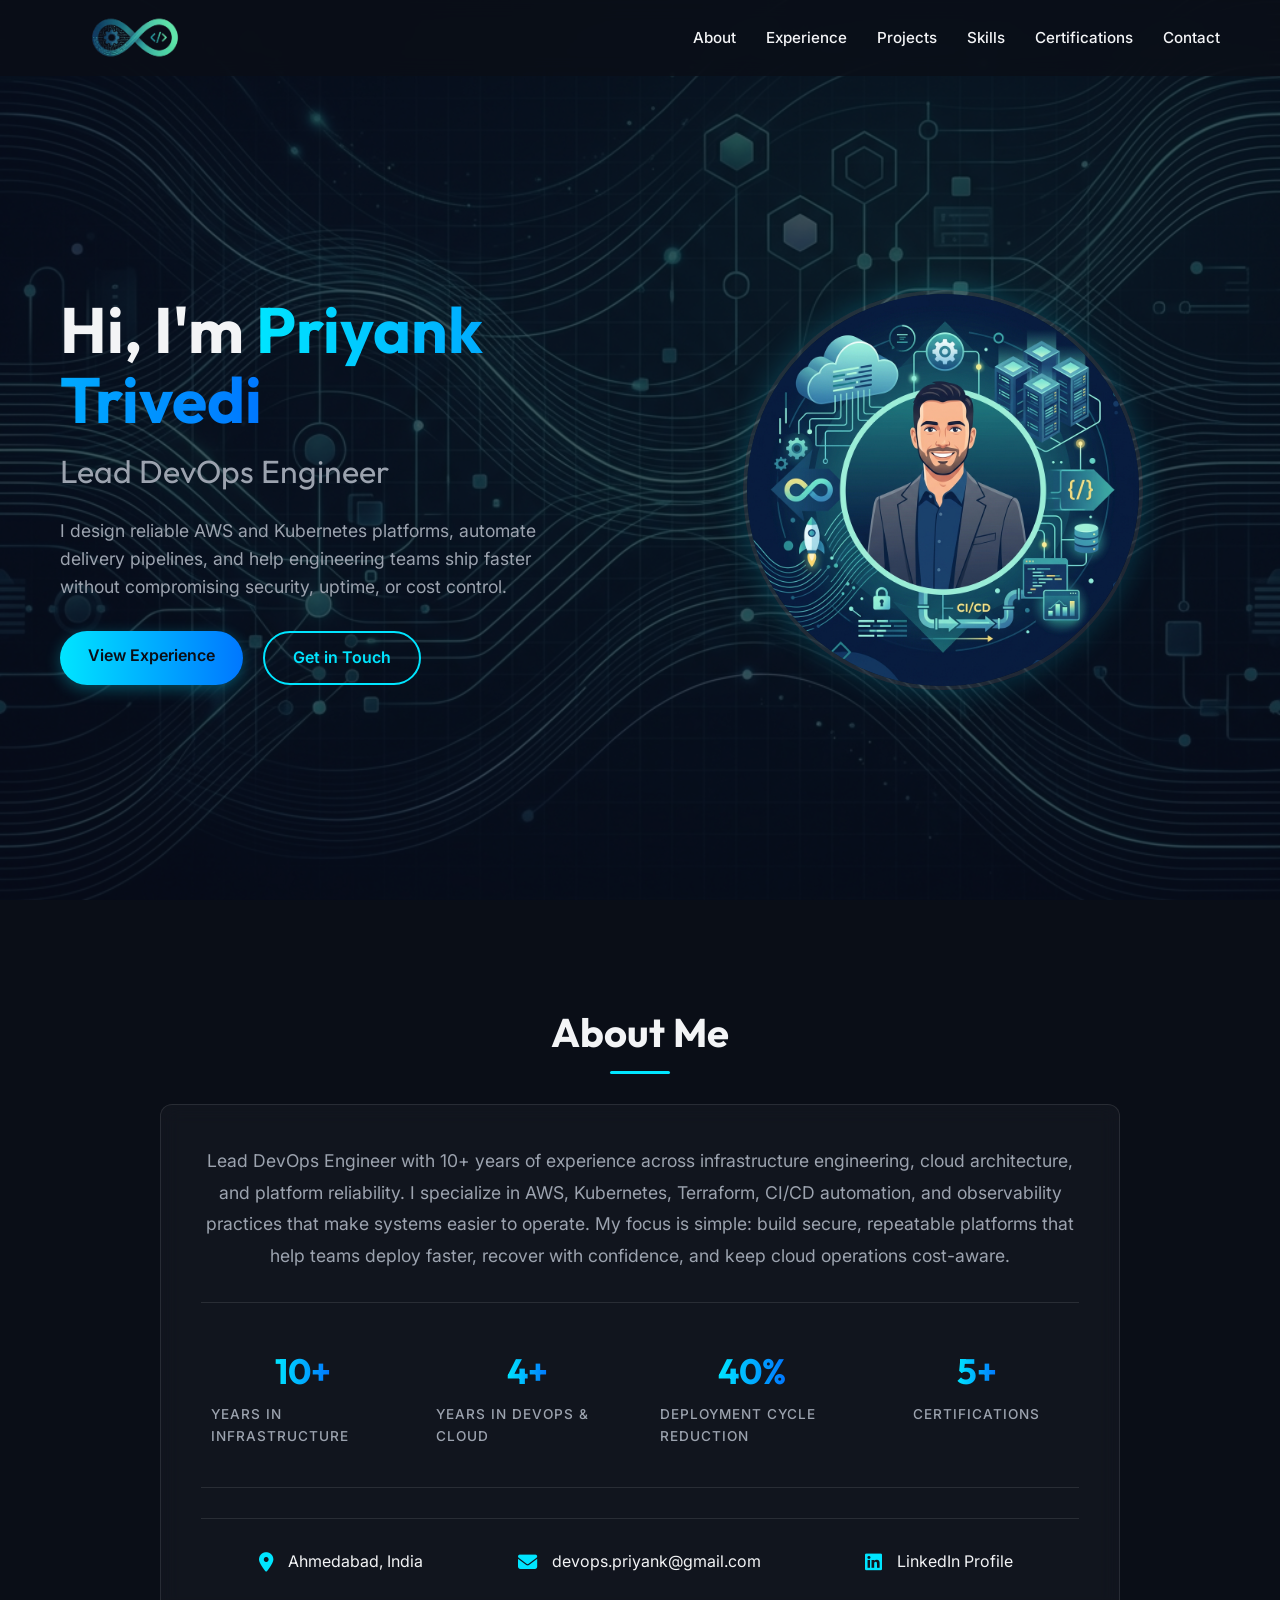
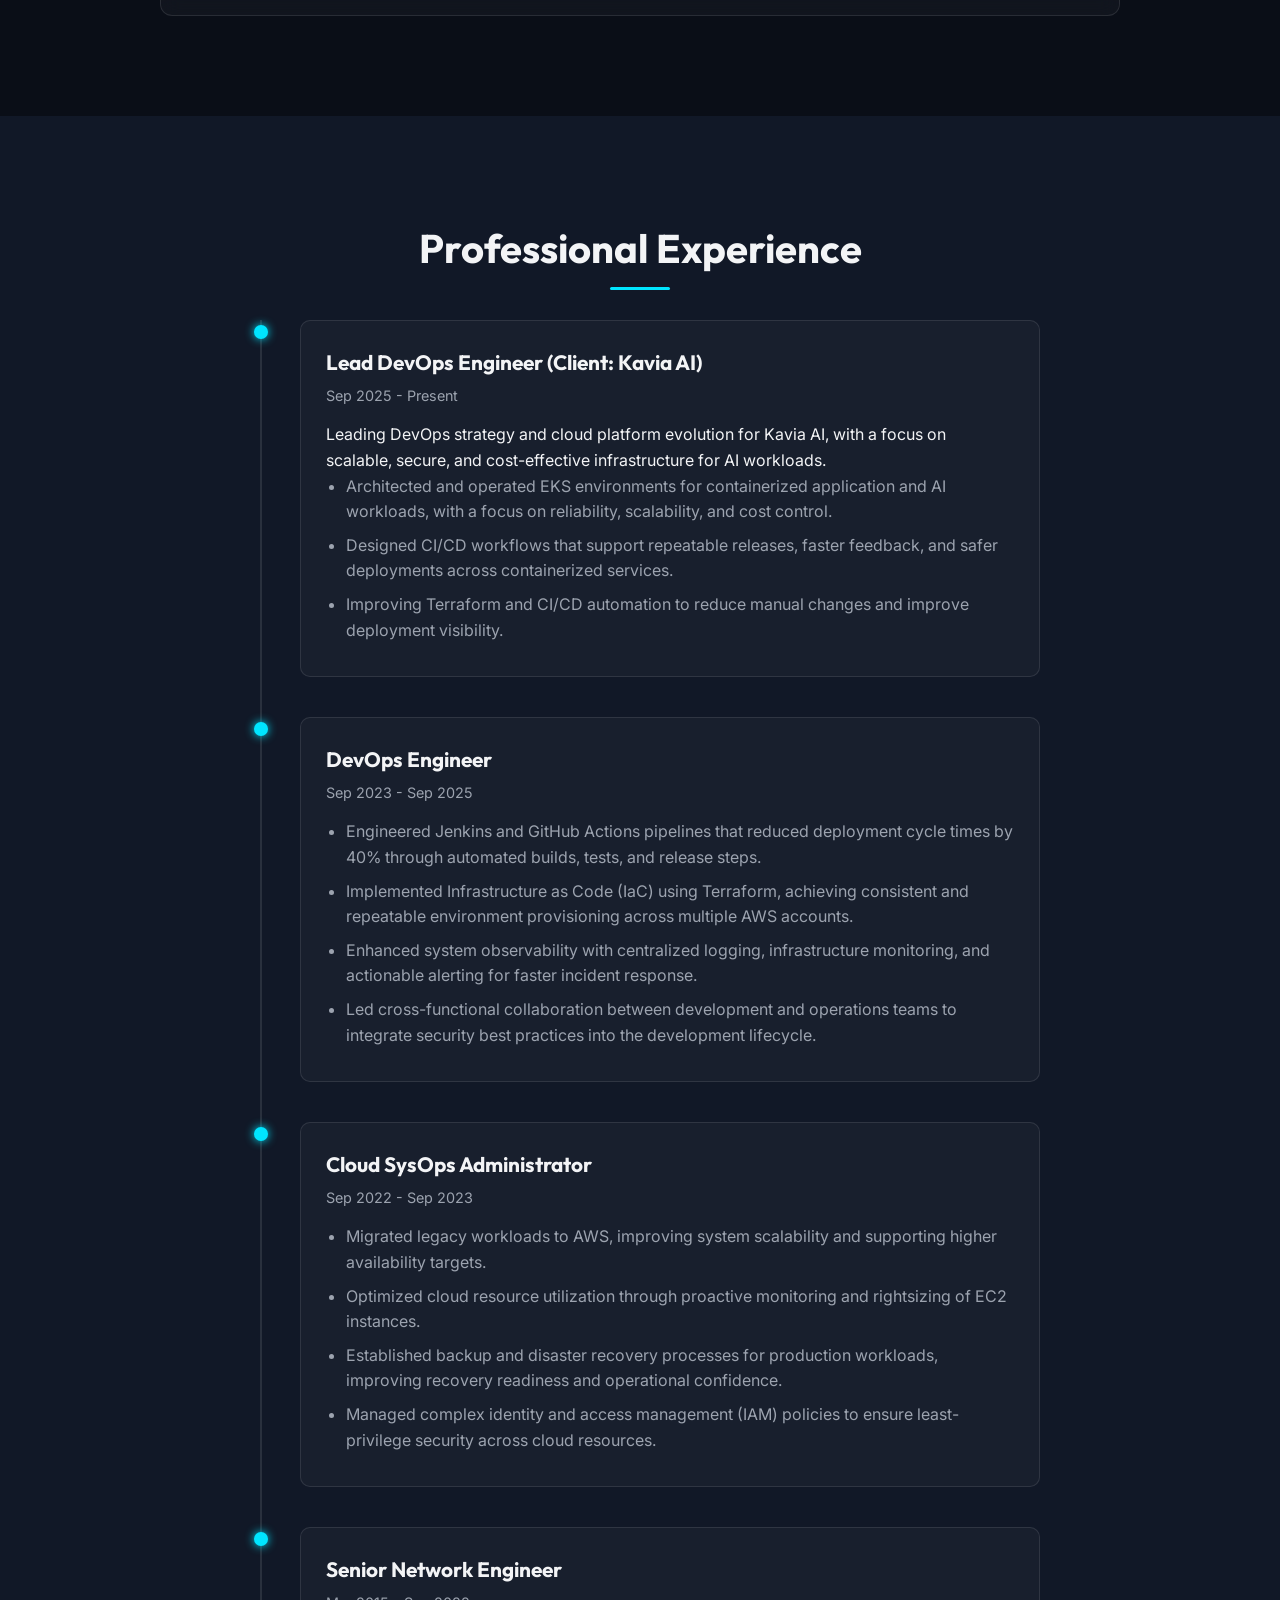
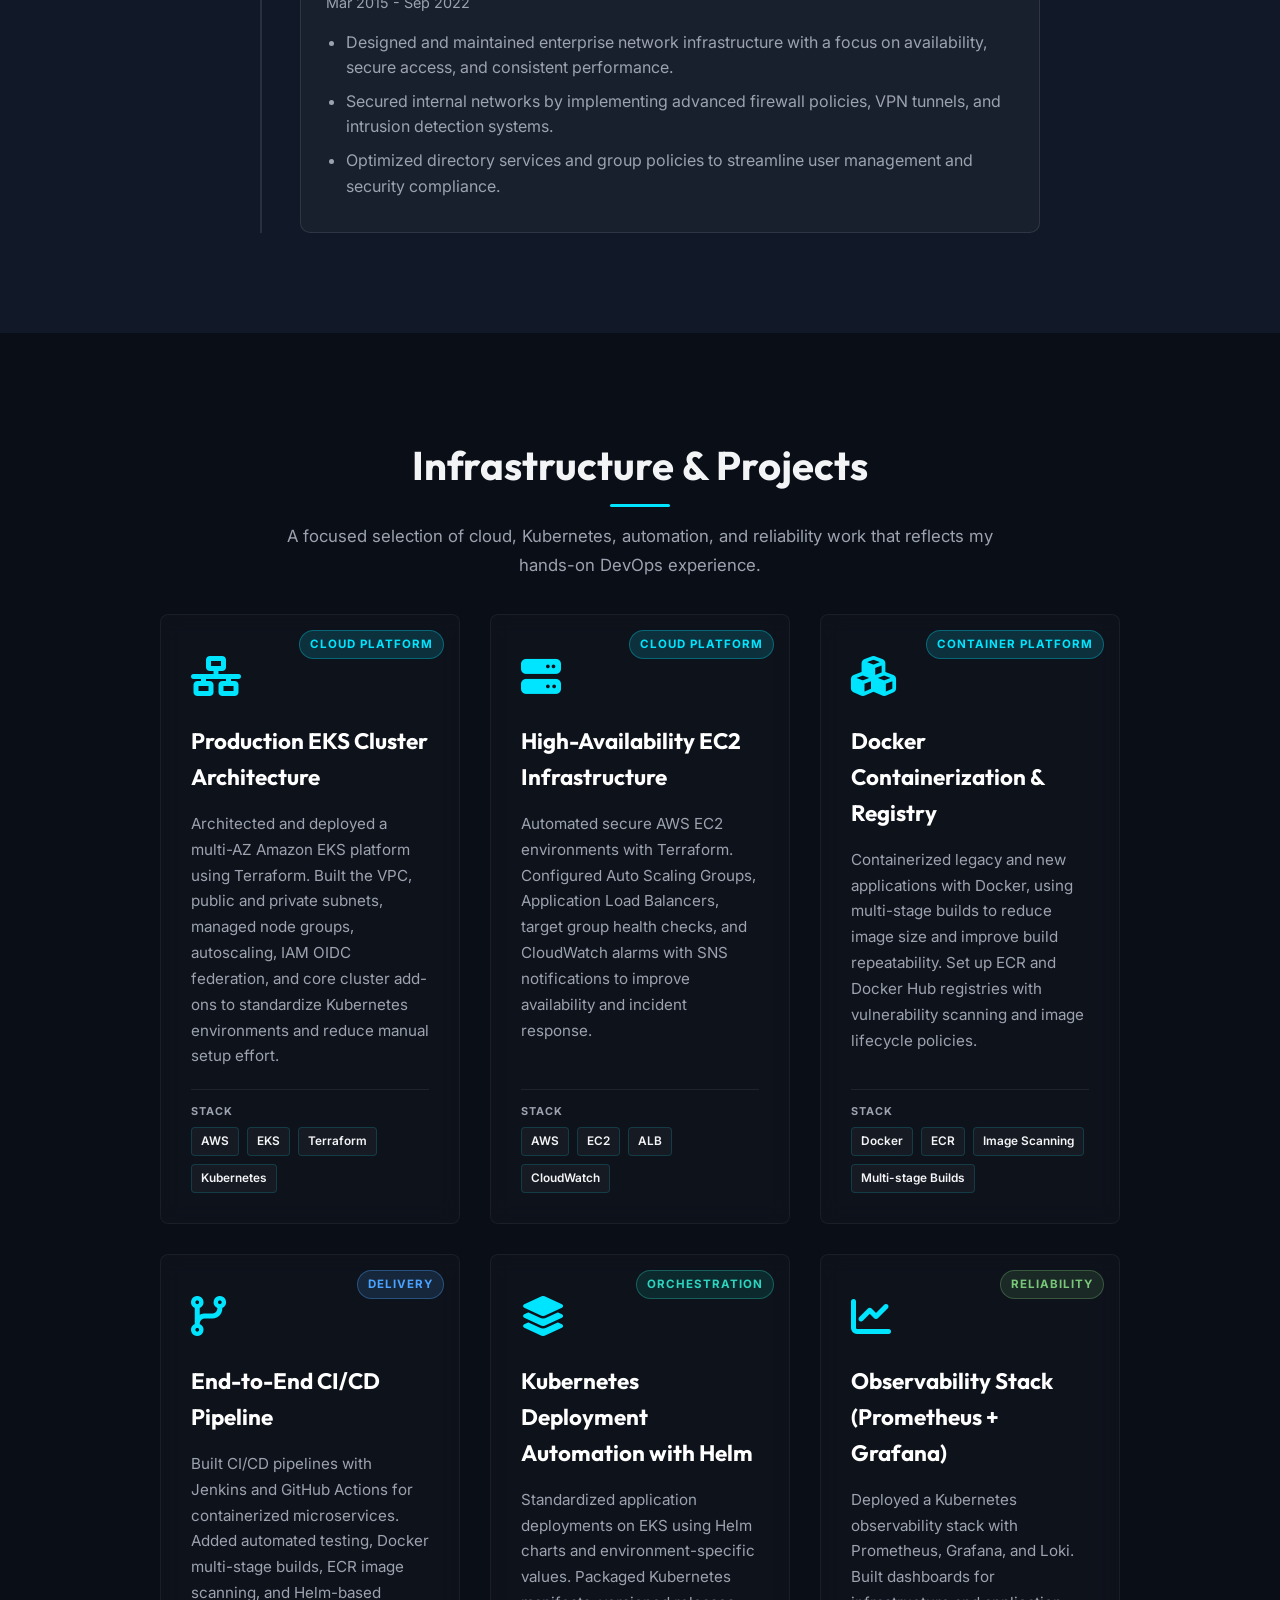
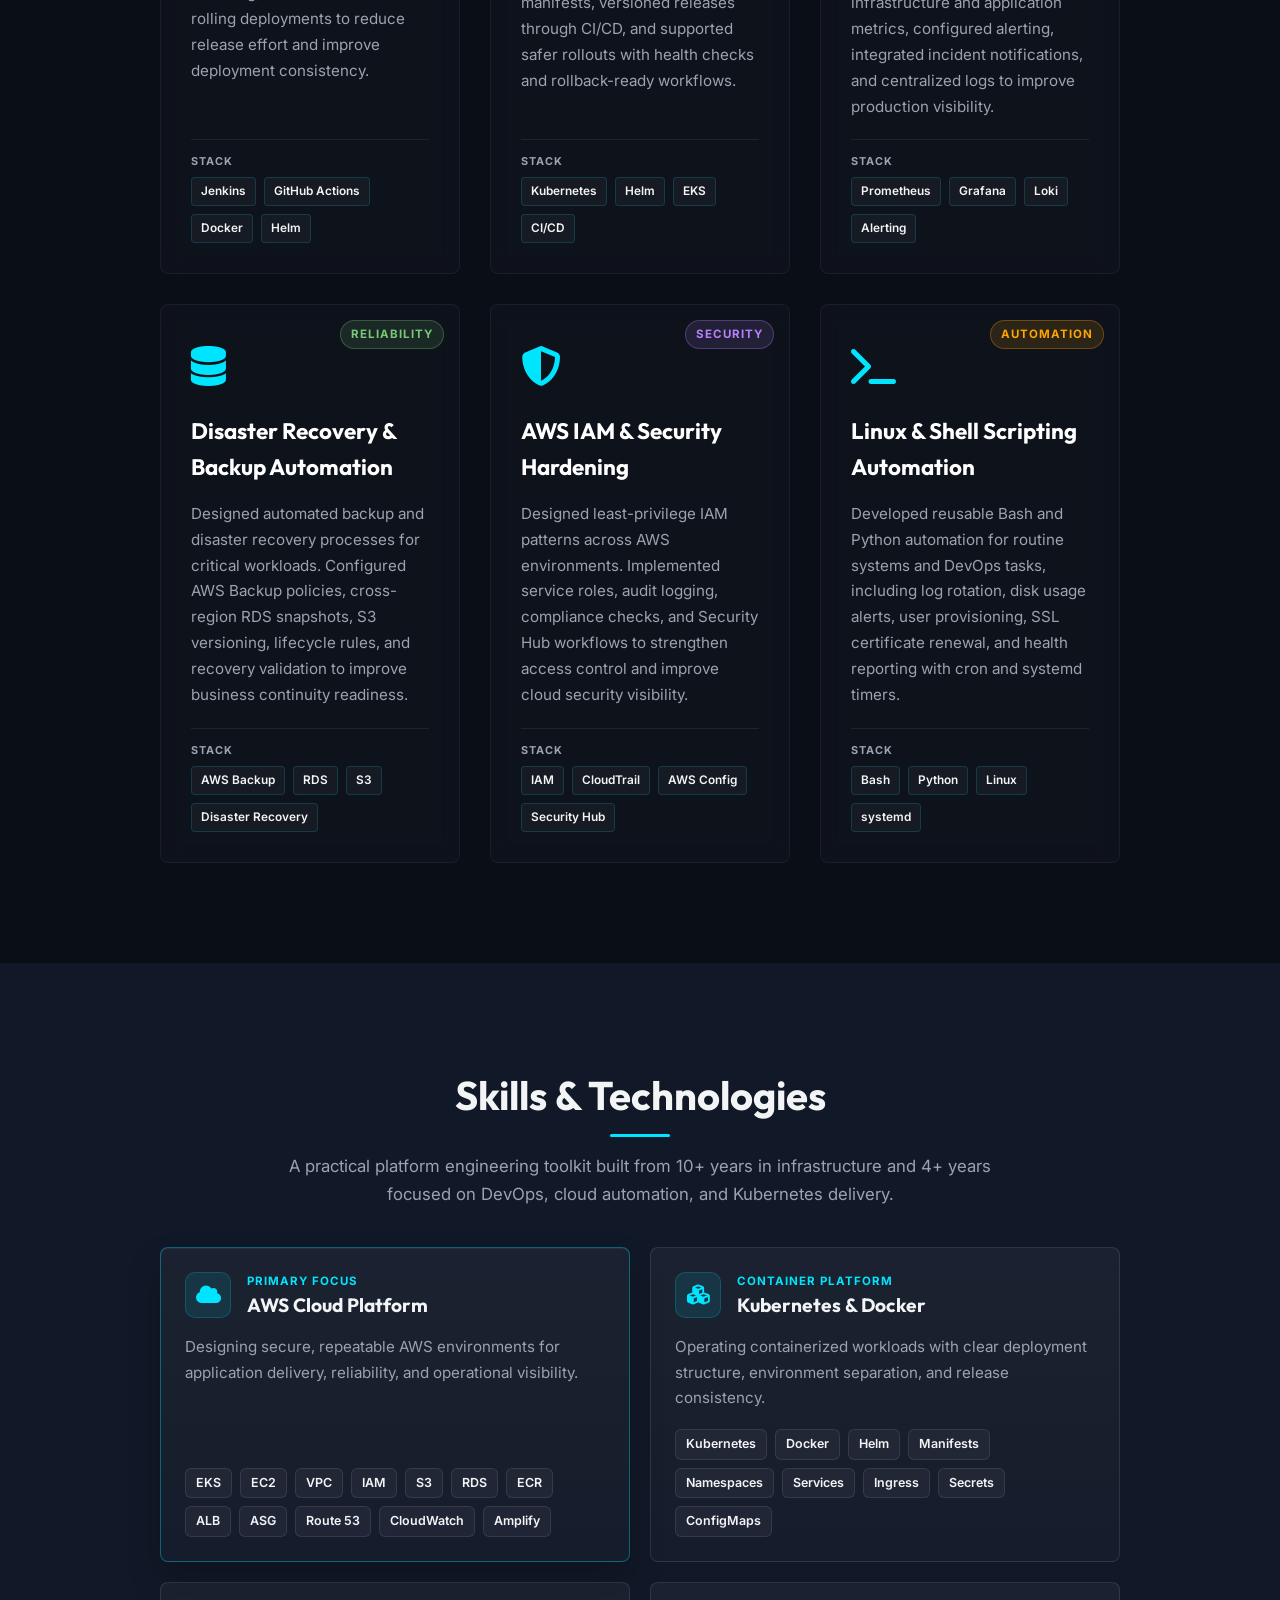
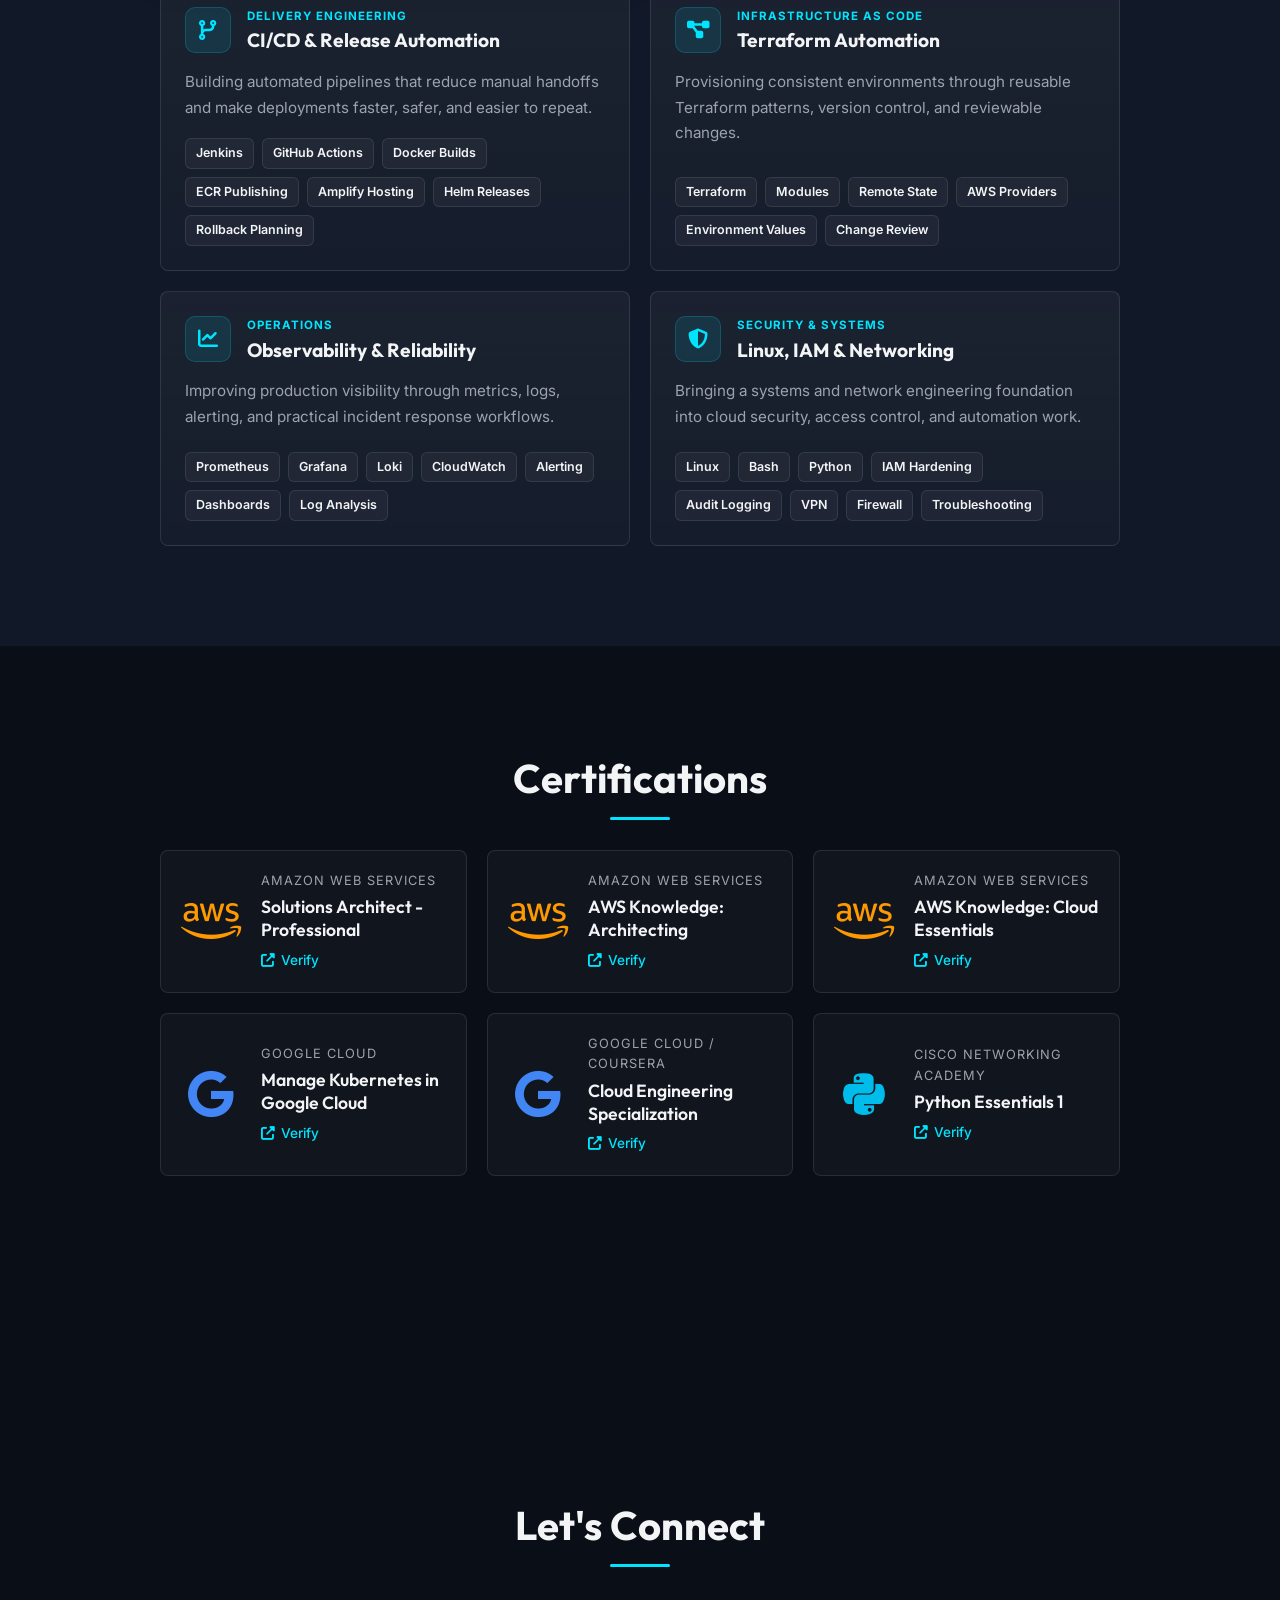
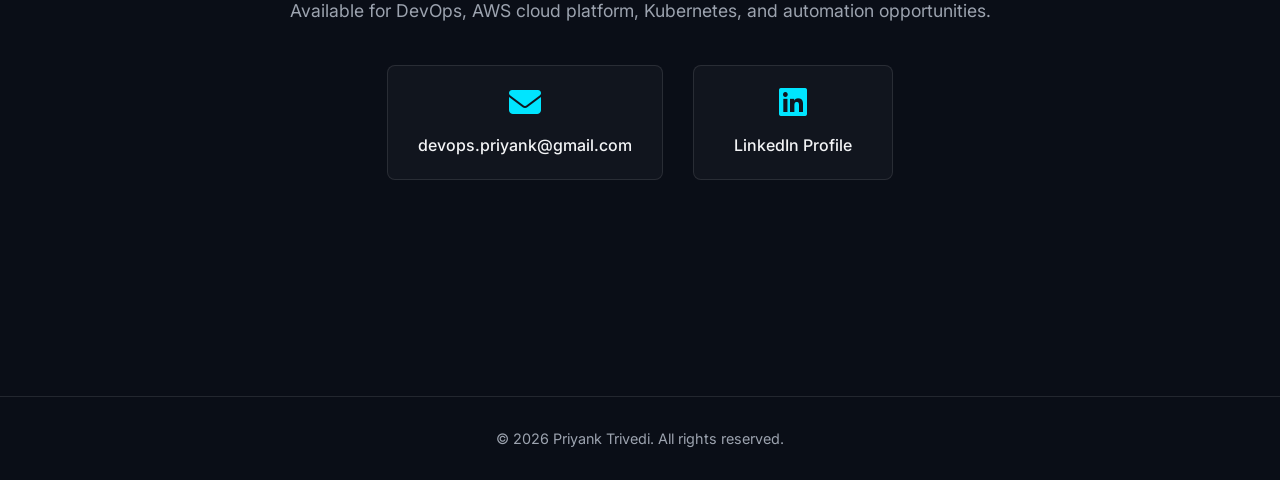
<file: index.html>
<!DOCTYPE html>
<html lang="en">

<head>
    <meta charset="UTF-8">
    <meta name="viewport" content="width=device-width, initial-scale=1.0">
    <title>Priyank Trivedi | Lead DevOps Engineer | DevOps in Ahmedabad</title>
    <meta name="description"
        content="Portfolio of Priyank Trivedi, Lead DevOps Engineer in Ahmedabad specializing in AWS, Kubernetes, Terraform, CI/CD, observability, and cloud reliability.">
    <meta name="keywords" content="Priyank Trivedi, DevOps in Ahmedabad, Lead DevOps Engineer, AWS, Kubernetes, Terraform, CI/CD, India">
    <meta property="og:title" content="Priyank Trivedi | Lead DevOps Engineer | DevOps in Ahmedabad">
    <meta property="og:description" content="Portfolio of Priyank Trivedi, Lead DevOps Engineer based in Ahmedabad specializing in AWS, Kubernetes, Terraform, CI/CD, observability, and cloud reliability.">
    <meta property="og:type" content="website">
    <meta property="og:url" content="https://erpriyanktrivedi.github.io/">
    <link rel="stylesheet" href="styles.css">
    <link rel="preconnect" href="https://fonts.googleapis.com">
    <link rel="preconnect" href="https://fonts.gstatic.com" crossorigin>
    <link
        href="https://fonts.googleapis.com/css2?family=Inter:wght@300;400;600;700&family=Outfit:wght@400;700&display=swap"
        rel="stylesheet">
    <link rel="stylesheet" href="https://cdnjs.cloudflare.com/ajax/libs/font-awesome/6.4.0/css/all.min.css">
    <link rel="icon" type="image/svg+xml" href="assets/images/favicon.svg">
</head>

<body>
    <nav id="navbar">
        <div class="nav-content">
            <a href="/" class="logo" data-home-link aria-label="Priyank Trivedi portfolio home"><img
                    src="assets/images/DevOps_logo.png" alt="DevOps Logo"></a>
            <ul class="nav-links">
                <li><a href="#about">About</a></li>
                <li><a href="#experience">Experience</a></li>
                <li><a href="#projects">Projects</a></li>
                <li><a href="#skills">Skills</a></li>
                <li><a href="#certifications">Certifications</a></li>
                <li><a href="#contact">Contact</a></li>
            </ul>
        </div>
    </nav>

    <header id="priyank">
        <div class="hero-bg" style="background-image: url('assets/images/hero-bg.png');"></div>
        <div class="hero-content">
            <div class="hero-text">
                <h1>Hi, I'm <span class="highlight">Priyank Trivedi</span></h1>
                <h2>Lead DevOps Engineer</h2>
                <p>I design reliable AWS and Kubernetes platforms, automate delivery pipelines, and help engineering
                    teams ship faster without compromising security, uptime, or cost control.</p>
                <div class="hero-buttons">
                    <a href="#experience" class="btn btn-primary">View Experience</a>
                    <a href="#contact" class="btn btn-secondary">Get in Touch</a>
                </div>
            </div>
            <div class="hero-image">
                <img src="assets/images/profile.png" alt="Priyank Trivedi" class="profile-img">
            </div>
        </div>
    </header>

    <section id="about" class="section">
        <div class="container">
            <h2 class="section-title">About Me</h2>
            <div class="about-content">
                <p class="about-text">Lead DevOps Engineer with 10+ years of experience across infrastructure
                    engineering, cloud architecture, and platform reliability. I specialize in AWS, Kubernetes,
                    Terraform, CI/CD automation, and observability practices that make systems easier to operate. My
                    focus is simple: build secure, repeatable platforms that help teams deploy faster, recover with
                    confidence, and keep cloud operations cost-aware.</p>
                <div class="about-stats">
                    <div class="stat-item">
                        <span class="stat-number">10+</span>
                        <span class="stat-label">Years in Infrastructure</span>
                    </div>
                    <div class="stat-item">
                        <span class="stat-number">4+</span>
                        <span class="stat-label">Years in DevOps & Cloud</span>
                    </div>
                    <div class="stat-item">
                        <span class="stat-number">40%</span>
                        <span class="stat-label">Deployment Cycle Reduction</span>
                    </div>
                    <div class="stat-item">
                        <span class="stat-number">5+</span>
                        <span class="stat-label">Certifications</span>
                    </div>
                </div>
                <div class="quick-info">
                    <div class="info-item">
                        <i class="fas fa-map-marker-alt"></i>
                        <span>Ahmedabad, India</span>
                    </div>
                    <div class="info-item">
                        <i class="fas fa-envelope"></i>
                        <a href="mailto:devops.priyank@gmail.com">devops.priyank@gmail.com</a>
                    </div>
                    <div class="info-item">
                        <i class="fab fa-linkedin"></i>
                        <a href="https://www.linkedin.com/in/erpriyanktrivedi" target="_blank"
                            rel="noopener noreferrer">LinkedIn Profile</a>
                    </div>
                </div>
            </div>
        </div>
    </section>

    <section id="experience" class="section bg-dark">
        <div class="container">
            <h2 class="section-title">Professional Experience</h2>
            <div class="timeline">
                <div class="timeline-item">
                    <div class="timeline-dot"></div>
                    <div class="timeline-content">
                        <h3>Lead DevOps Engineer <span class="role-type">(Client: Kavia AI)</span></h3>
                        <p class="date">Sep 2025 - Present</p>
                        <p>Leading DevOps strategy and cloud platform evolution for Kavia AI, with a focus on scalable,
                            secure, and cost-effective infrastructure for AI workloads.</p>
                        <ul>
                            <li>Architected and operated EKS environments for containerized application and AI
                                workloads, with a focus on reliability, scalability, and cost control.</li>
                            <li>Designed CI/CD workflows that support repeatable releases, faster feedback, and safer
                                deployments across containerized services.</li>
                            <li>Improving Terraform and CI/CD automation to reduce manual changes and improve
                                deployment visibility.</li>
                        </ul>
                    </div>
                </div>
                <div class="timeline-item">
                    <div class="timeline-dot"></div>
                    <div class="timeline-content">
                        <h3>DevOps Engineer</h3>
                        <p class="date">Sep 2023 - Sep 2025</p>
                        <ul>
                            <li>Engineered Jenkins and GitHub Actions pipelines that reduced deployment cycle times by
                                40% through automated builds, tests, and release steps.</li>
                            <li>Implemented Infrastructure as Code (IaC) using Terraform, achieving consistent and
                                repeatable environment provisioning across multiple AWS accounts.</li>
                            <li>Enhanced system observability with centralized logging, infrastructure monitoring, and
                                actionable alerting for faster incident response.</li>
                            <li>Led cross-functional collaboration between development and operations teams to integrate
                                security best practices into the development lifecycle.</li>
                        </ul>
                    </div>
                </div>
                <div class="timeline-item">
                    <div class="timeline-dot"></div>
                    <div class="timeline-content">
                        <h3>Cloud SysOps Administrator</h3>
                        <p class="date">Sep 2022 - Sep 2023</p>
                        <ul>
                            <li>Migrated legacy workloads to AWS, improving system scalability and supporting higher
                                availability targets.</li>
                            <li>Optimized cloud resource utilization through proactive monitoring and rightsizing of EC2
                                instances.</li>
                            <li>Established backup and disaster recovery processes for production workloads, improving
                                recovery readiness and operational confidence.</li>
                            <li>Managed complex identity and access management (IAM) policies to ensure least-privilege
                                security across cloud resources.</li>
                        </ul>
                    </div>
                </div>
                <div class="timeline-item">
                    <div class="timeline-dot"></div>
                    <div class="timeline-content">
                        <h3>Senior Network Engineer</h3>
                        <p class="date">Mar 2015 - Sep 2022</p>
                        <ul>
                            <li>Designed and maintained enterprise network infrastructure with a focus on availability,
                                secure access, and consistent performance.</li>
                            <li>Secured internal networks by implementing advanced firewall policies, VPN tunnels, and
                                intrusion detection systems.</li>
                            <li>Optimized directory services and group policies to streamline user management and
                                security compliance.</li>
                        </ul>
                    </div>
                </div>
            </div>
        </div>
    </section>

    <section id="projects" class="section">
        <div class="container">
            <h2 class="section-title">Infrastructure & Projects</h2>
            <p class="projects-intro">A focused selection of cloud, Kubernetes, automation, and reliability work that
                reflects my hands-on DevOps experience.</p>
            <div class="projects-grid">

                <!-- Cloud and platform projects -->
                <div class="project-card">
                    <div class="project-badge project-badge--platform">Cloud Platform</div>
                    <div class="project-icon"><i class="fas fa-network-wired"></i></div>
                    <div class="project-content">
                        <h3>Production EKS Cluster Architecture</h3>
                        <p>Architected and deployed a multi-AZ Amazon EKS platform using Terraform. Built the VPC,
                            public and private subnets, managed node groups, autoscaling, IAM OIDC federation, and core
                            cluster add-ons to standardize Kubernetes environments and reduce manual setup effort.</p>
                        <div class="project-tags">
                            <span>AWS</span><span>EKS</span><span>Terraform</span><span>Kubernetes</span>
                        </div>
                    </div>
                </div>

                <div class="project-card">
                    <div class="project-badge project-badge--platform">Cloud Platform</div>
                    <div class="project-icon"><i class="fas fa-server"></i></div>
                    <div class="project-content">
                        <h3>High-Availability EC2 Infrastructure</h3>
                        <p>Automated secure AWS EC2 environments with Terraform. Configured Auto Scaling Groups,
                            Application Load Balancers, target group health checks, and CloudWatch alarms with SNS
                            notifications to improve availability and incident response.</p>
                        <div class="project-tags">
                            <span>AWS</span><span>EC2</span><span>ALB</span><span>CloudWatch</span>
                        </div>
                    </div>
                </div>

                <div class="project-card">
                    <div class="project-badge project-badge--platform">Container Platform</div>
                    <div class="project-icon"><i class="fas fa-cubes"></i></div>
                    <div class="project-content">
                        <h3>Docker Containerization & Registry</h3>
                        <p>Containerized legacy and new applications with Docker, using multi-stage builds to reduce
                            image size and improve build repeatability. Set up ECR and Docker Hub registries with
                            vulnerability scanning and image lifecycle policies.</p>
                        <div class="project-tags">
                            <span>Docker</span><span>ECR</span><span>Image Scanning</span><span>Multi-stage
                                Builds</span>
                        </div>
                    </div>
                </div>

                <!-- Delivery projects -->
                <div class="project-card">
                    <div class="project-badge project-badge--delivery">Delivery</div>
                    <div class="project-icon"><i class="fas fa-code-branch"></i></div>
                    <div class="project-content">
                        <h3>End-to-End CI/CD Pipeline</h3>
                        <p>Built CI/CD pipelines with Jenkins and GitHub Actions for containerized microservices. Added
                            automated testing, Docker multi-stage builds, ECR image scanning, and Helm-based rolling
                            deployments to reduce release effort and improve deployment consistency.</p>
                        <div class="project-tags">
                            <span>Jenkins</span><span>GitHub Actions</span><span>Docker</span><span>Helm</span>
                        </div>
                    </div>
                </div>

                <div class="project-card">
                    <div class="project-badge project-badge--orchestration">Orchestration</div>
                    <div class="project-icon"><i class="fas fa-layer-group"></i></div>
                    <div class="project-content">
                        <h3>Kubernetes Deployment Automation with Helm</h3>
                        <p>Standardized application deployments on EKS using Helm charts and environment-specific
                            values. Packaged Kubernetes manifests, versioned releases through CI/CD, and supported safer
                            rollouts with health checks and rollback-ready workflows.</p>
                        <div class="project-tags">
                            <span>Kubernetes</span><span>Helm</span><span>EKS</span><span>CI/CD</span>
                        </div>
                    </div>
                </div>

                <!-- Reliability and security projects -->
                <div class="project-card">
                    <div class="project-badge project-badge--reliability">Reliability</div>
                    <div class="project-icon"><i class="fas fa-chart-line"></i></div>
                    <div class="project-content">
                        <h3>Observability Stack (Prometheus + Grafana)</h3>
                        <p>Deployed a Kubernetes observability stack with Prometheus, Grafana, and Loki. Built
                            dashboards for infrastructure and application metrics, configured alerting, integrated
                            incident notifications, and centralized logs to improve production visibility.</p>
                        <div class="project-tags">
                            <span>Prometheus</span><span>Grafana</span><span>Loki</span><span>Alerting</span>
                        </div>
                    </div>
                </div>

                <div class="project-card">
                    <div class="project-badge project-badge--reliability">Reliability</div>
                    <div class="project-icon"><i class="fas fa-database"></i></div>
                    <div class="project-content">
                        <h3>Disaster Recovery & Backup Automation</h3>
                        <p>Designed automated backup and disaster recovery processes for critical workloads. Configured
                            AWS Backup policies, cross-region RDS snapshots, S3 versioning, lifecycle rules, and
                            recovery validation to improve business continuity readiness.</p>
                        <div class="project-tags">
                            <span>AWS Backup</span><span>RDS</span><span>S3</span><span>Disaster Recovery</span>
                        </div>
                    </div>
                </div>

                <div class="project-card">
                    <div class="project-badge project-badge--security">Security</div>
                    <div class="project-icon"><i class="fas fa-shield-alt"></i></div>
                    <div class="project-content">
                        <h3>AWS IAM & Security Hardening</h3>
                        <p>Designed least-privilege IAM patterns across AWS environments. Implemented service roles,
                            audit logging, compliance checks, and Security Hub workflows to strengthen access control
                            and improve cloud security visibility.</p>
                        <div class="project-tags">
                            <span>IAM</span><span>CloudTrail</span><span>AWS Config</span><span>Security Hub</span>
                        </div>
                    </div>
                </div>

                <!-- Automation projects -->
                <div class="project-card">
                    <div class="project-badge project-badge--automation">Automation</div>
                    <div class="project-icon"><i class="fas fa-terminal"></i></div>
                    <div class="project-content">
                        <h3>Linux & Shell Scripting Automation</h3>
                        <p>Developed reusable Bash and Python automation for routine systems and DevOps tasks, including
                            log rotation, disk usage alerts, user provisioning, SSL certificate renewal, and health
                            reporting with cron and systemd timers.</p>
                        <div class="project-tags">
                            <span>Bash</span><span>Python</span><span>Linux</span><span>systemd</span>
                        </div>
                    </div>
                </div>

            </div>
        </div>
    </section>

    <section id="skills" class="section bg-dark">
        <div class="container">
            <h2 class="section-title">Skills & Technologies</h2>
            <p class="skills-intro">A practical platform engineering toolkit built from 10+ years in infrastructure and
                4+ years focused on DevOps, cloud automation, and Kubernetes delivery.</p>
            <div class="skills-matrix">
                <div class="skill-domain skill-domain--primary">
                    <div class="skill-domain-heading">
                        <i class="fas fa-cloud"></i>
                        <div>
                            <span>Primary Focus</span>
                            <h3>AWS Cloud Platform</h3>
                        </div>
                    </div>
                    <p>Designing secure, repeatable AWS environments for application delivery, reliability, and
                        operational visibility.</p>
                    <div class="skill-stack">
                        <span>EKS</span><span>EC2</span><span>VPC</span><span>IAM</span><span>S3</span><span>RDS</span><span>ECR</span><span>ALB</span><span>ASG</span><span>Route
                            53</span><span>CloudWatch</span><span>Amplify</span>
                    </div>
                </div>

                <div class="skill-domain">
                    <div class="skill-domain-heading">
                        <i class="fas fa-cubes"></i>
                        <div>
                            <span>Container Platform</span>
                            <h3>Kubernetes & Docker</h3>
                        </div>
                    </div>
                    <p>Operating containerized workloads with clear deployment structure, environment separation, and
                        release consistency.</p>
                    <div class="skill-stack">
                        <span>Kubernetes</span><span>Docker</span><span>Helm</span><span>Manifests</span><span>Namespaces</span><span>Services</span><span>Ingress</span><span>Secrets</span><span>ConfigMaps</span>
                    </div>
                </div>

                <div class="skill-domain">
                    <div class="skill-domain-heading">
                        <i class="fas fa-code-branch"></i>
                        <div>
                            <span>Delivery Engineering</span>
                            <h3>CI/CD & Release Automation</h3>
                        </div>
                    </div>
                    <p>Building automated pipelines that reduce manual handoffs and make deployments faster, safer, and
                        easier to repeat.</p>
                    <div class="skill-stack">
                        <span>Jenkins</span><span>GitHub Actions</span><span>Docker Builds</span><span>ECR
                            Publishing</span><span>Amplify Hosting</span><span>Helm Releases</span><span>Rollback
                            Planning</span>
                    </div>
                </div>

                <div class="skill-domain">
                    <div class="skill-domain-heading">
                        <i class="fas fa-diagram-project"></i>
                        <div>
                            <span>Infrastructure as Code</span>
                            <h3>Terraform Automation</h3>
                        </div>
                    </div>
                    <p>Provisioning consistent environments through reusable Terraform patterns, version control, and
                        reviewable changes.</p>
                    <div class="skill-stack">
                        <span>Terraform</span><span>Modules</span><span>Remote State</span><span>AWS
                            Providers</span><span>Environment Values</span><span>Change Review</span>
                    </div>
                </div>

                <div class="skill-domain">
                    <div class="skill-domain-heading">
                        <i class="fas fa-chart-line"></i>
                        <div>
                            <span>Operations</span>
                            <h3>Observability & Reliability</h3>
                        </div>
                    </div>
                    <p>Improving production visibility through metrics, logs, alerting, and practical incident response
                        workflows.</p>
                    <div class="skill-stack">
                        <span>Prometheus</span><span>Grafana</span><span>Loki</span><span>CloudWatch</span><span>Alerting</span><span>Dashboards</span><span>Log
                            Analysis</span>
                    </div>
                </div>

                <div class="skill-domain">
                    <div class="skill-domain-heading">
                        <i class="fas fa-shield-alt"></i>
                        <div>
                            <span>Security & Systems</span>
                            <h3>Linux, IAM & Networking</h3>
                        </div>
                    </div>
                    <p>Bringing a systems and network engineering foundation into cloud security, access control, and
                        automation work.</p>
                    <div class="skill-stack">
                        <span>Linux</span><span>Bash</span><span>Python</span><span>IAM Hardening</span><span>Audit
                            Logging</span><span>VPN</span><span>Firewall</span><span>Troubleshooting</span>
                    </div>
                </div>
            </div>
        </div>
    </section>

    <section id="certifications" class="section">
        <div class="container">
            <h2 class="section-title">Certifications</h2>
            <div class="cert-badges-grid">

                <a href="https://www.credly.com/badges/54b15e5b-d803-4380-8bc9-8ae016735bcf/" target="_blank"
                    rel="noopener noreferrer" class="cert-badge cert-badge--aws">
                    <div class="cert-badge-logo">
                        <i class="fab fa-aws"></i>
                    </div>
                    <div class="cert-badge-body">
                        <span class="cert-badge-issuer">Amazon Web Services</span>
                        <h4 class="cert-badge-name">Solutions Architect - Professional</h4>
                        <span class="cert-badge-verify"><i class="fas fa-external-link-alt"></i> Verify</span>
                    </div>
                </a>

                <a href="https://www.credly.com/badges/8a905dd1-99bd-4a5a-b925-4bfa2c3ae477" target="_blank"
                    rel="noopener noreferrer" class="cert-badge cert-badge--aws">
                    <div class="cert-badge-logo">
                        <i class="fab fa-aws"></i>
                    </div>
                    <div class="cert-badge-body">
                        <span class="cert-badge-issuer">Amazon Web Services</span>
                        <h4 class="cert-badge-name">AWS Knowledge: Architecting</h4>
                        <span class="cert-badge-verify"><i class="fas fa-external-link-alt"></i> Verify</span>
                    </div>
                </a>

                <a href="https://www.credly.com/badges/d298fcc5-3c87-48f1-bd9c-2c6ee1119467" target="_blank"
                    rel="noopener noreferrer" class="cert-badge cert-badge--aws">
                    <div class="cert-badge-logo">
                        <i class="fab fa-aws"></i>
                    </div>
                    <div class="cert-badge-body">
                        <span class="cert-badge-issuer">Amazon Web Services</span>
                        <h4 class="cert-badge-name">AWS Knowledge: Cloud Essentials</h4>
                        <span class="cert-badge-verify"><i class="fas fa-external-link-alt"></i> Verify</span>
                    </div>
                </a>

                <a href="https://www.credly.com/badges/c525ab36-8be4-42ec-8dda-01399a9e9646" target="_blank"
                    rel="noopener noreferrer" class="cert-badge cert-badge--google">
                    <div class="cert-badge-logo">
                        <i class="fab fa-google"></i>
                    </div>
                    <div class="cert-badge-body">
                        <span class="cert-badge-issuer">Google Cloud</span>
                        <h4 class="cert-badge-name">Manage Kubernetes in Google Cloud</h4>
                        <span class="cert-badge-verify"><i class="fas fa-external-link-alt"></i> Verify</span>
                    </div>
                </a>

                <a href="https://www.coursera.org/account/accomplishments/specialization/certificate/7UDQTLS9RJEU"
                    target="_blank" rel="noopener noreferrer" class="cert-badge cert-badge--google">
                    <div class="cert-badge-logo">
                        <i class="fab fa-google"></i>
                    </div>
                    <div class="cert-badge-body">
                        <span class="cert-badge-issuer">Google Cloud / Coursera</span>
                        <h4 class="cert-badge-name">Cloud Engineering Specialization</h4>
                        <span class="cert-badge-verify"><i class="fas fa-external-link-alt"></i> Verify</span>
                    </div>
                </a>

                <a href="https://www.credly.com/badges/a83b0edf-a7f4-4bbd-88ba-8af50c4f6c3d" target="_blank"
                    rel="noopener noreferrer" class="cert-badge cert-badge--cisco">
                    <div class="cert-badge-logo">
                        <i class="fab fa-python"></i>
                    </div>
                    <div class="cert-badge-body">
                        <span class="cert-badge-issuer">Cisco Networking Academy</span>
                        <h4 class="cert-badge-name">Python Essentials 1</h4>
                        <span class="cert-badge-verify"><i class="fas fa-external-link-alt"></i> Verify</span>
                    </div>
                </a>

            </div>
        </div>
    </section>

    <section id="contact" class="section">
        <div class="container text-center">
            <h2 class="section-title">Let's Connect</h2>
            <p class="contact-subtitle">Available for DevOps, AWS cloud platform, Kubernetes, and automation
                opportunities.</p>
            <div class="contact-cards">
                <a href="mailto:devops.priyank@gmail.com" class="contact-card">
                    <i class="fas fa-envelope"></i>
                    <span>devops.priyank@gmail.com</span>
                </a>
                <a href="https://www.linkedin.com/in/erpriyanktrivedi" target="_blank" rel="noopener noreferrer"
                    class="contact-card">
                    <i class="fab fa-linkedin"></i>
                    <span>LinkedIn Profile</span>
                </a>

            </div>
        </div>
    </section>

    <footer>
        <p>&copy; 2026 Priyank Trivedi. All rights reserved.</p>
    </footer>

    <script type="application/ld+json">
    {
      "@context": "https://schema.org",
      "@type": "Person",
      "name": "Priyank Trivedi",
      "jobTitle": "Lead DevOps Engineer",
      "url": "https://erpriyanktrivedi.github.io/",
      "address": {
        "@type": "PostalAddress",
        "addressLocality": "Ahmedabad",
        "addressRegion": "Gujarat",
        "addressCountry": "IN"
      },
      "sameAs": [
        "https://www.linkedin.com/in/erpriyanktrivedi"
      ],
      "knowsAbout": ["DevOps", "AWS", "Kubernetes", "Terraform", "CI/CD", "DevOps in Ahmedabad"]
    }
    </script>
    <script src="script.js"></script>
</body>

</html>
</file>
<file: styles.css>
:root {
    --primary-color: #00e5ff;
    --secondary-color: #0077ff;
    --bg-darker: #0a0e17;
    --bg-dark: #111827;
    --text-main: #f3f4f6;
    --text-muted: #9ca3af;
    --border-color: rgba(255, 255, 255, 0.1);
    --card-bg: rgba(255, 255, 255, 0.03);
}

* {
    margin: 0;
    padding: 0;
    box-sizing: border-box;
}

body {
    font-family: 'Inter', sans-serif;
    background-color: var(--bg-darker);
    color: var(--text-main);
    line-height: 1.6;
    overflow-x: hidden;
}

h1,
h2,
h3,
h4,
h5,
h6 {
    font-family: 'Outfit', sans-serif;
}

a {
    text-decoration: none;
    color: inherit;
    transition: color 0.3s ease;
}

/* Navbar */
#navbar {
    position: fixed;
    top: 0;
    width: 100%;
    padding: 0;
    background: rgba(10, 14, 23, 0.8);
    backdrop-filter: blur(10px);
    z-index: 1000;
    transition: padding 0.3s ease, background 0.3s ease;
    border-bottom: 1px solid transparent;
}

#navbar.scrolled {
    padding: 5px 0;
    background: rgba(10, 14, 23, 0.95);
    border-bottom: 1px solid var(--border-color);
}

.nav-content {
    max-width: 1200px;
    margin: 0 auto;
    display: flex;
    justify-content: space-between;
    align-items: center;
    padding: 0 20px;
}

.logo {
    display: flex;
    align-items: center;
}

.logo img {
    height: 75px;
    width: auto;
    max-width: 250px;
    object-fit: contain;
    transition: transform 0.3s ease;
}

.logo:hover img {
    transform: scale(1.05);
}

.nav-links {
    list-style: none;
    display: flex;
    gap: 30px;
}

.nav-links a {
    font-size: 0.95rem;
    font-weight: 500;
    position: relative;
}

.nav-links a::after {
    content: '';
    position: absolute;
    bottom: -5px;
    left: 0;
    width: 0;
    height: 2px;
    background: var(--primary-color);
    transition: width 0.3s ease;
}

.nav-links a:hover::after,
.nav-links a.active::after {
    width: 100%;
}

.nav-links a.active {
    color: var(--primary-color) !important;
    opacity: 1 !important;
}

/* Hero Section */
#priyank {
    min-height: 100vh;
    display: flex;
    align-items: center;
    position: relative;
    padding-top: 80px;
    overflow: hidden;
}

.hero-bg {
    position: absolute;
    top: 0;
    left: 0;
    width: 100%;
    height: 100%;
    background-size: cover;
    background-position: center;
    opacity: 0.3;
    z-index: -1;
}

.hero-content {
    max-width: 1200px;
    margin: 0 auto;
    display: flex;
    align-items: center;
    justify-content: space-between;
    padding: 0 20px;
    width: 100%;
    gap: 50px;
}

.hero-text {
    flex: 1;
}

.hero-text h1 {
    font-size: 4rem;
    line-height: 1.1;
    margin-bottom: 10px;
}

.highlight {
    background: linear-gradient(90deg, var(--primary-color), var(--secondary-color));
    -webkit-background-clip: text;
    background-clip: text;
    -webkit-text-fill-color: transparent;
}

.hero-text h2 {
    font-size: 2rem;
    color: var(--text-muted);
    margin-bottom: 20px;
    font-weight: 400;
}

.hero-text p {
    font-size: 1.1rem;
    color: var(--text-muted);
    margin-bottom: 30px;
    max-width: 500px;
}

.hero-buttons {
    display: flex;
    gap: 20px;
}

.btn {
    padding: 12px 28px;
    border-radius: 30px;
    font-weight: 600;
    font-size: 1rem;
    cursor: pointer;
    transition: transform 0.3s ease, box-shadow 0.3s ease;
    display: inline-block;
}

.btn:hover {
    transform: translateY(-2px);
}

.btn-primary {
    background: linear-gradient(90deg, var(--primary-color), var(--secondary-color));
    color: var(--bg-darker);
    box-shadow: 0 4px 15px rgba(0, 229, 255, 0.3);
}

.btn-primary:hover {
    box-shadow: 0 6px 20px rgba(0, 229, 255, 0.4);
}

.btn-secondary {
    background: transparent;
    border: 2px solid var(--primary-color);
    color: var(--primary-color);
}

.btn-secondary:hover {
    background: rgba(0, 229, 255, 0.1);
}

.hero-image {
    flex: 1;
    display: flex;
    justify-content: center;
}

.profile-img {
    width: 400px;
    height: 400px;
    border-radius: 50%;
    object-fit: cover;
    border: 4px solid var(--border-color);
    box-shadow: 0 0 30px rgba(0, 229, 255, 0.2);
    animation: float 6s ease-in-out infinite;
}

@keyframes float {
    0% {
        transform: translateY(0px);
    }

    50% {
        transform: translateY(-20px);
    }

    100% {
        transform: translateY(0px);
    }
}

/* Sections Common */
.section {
    padding: 100px 0;
}

.bg-dark {
    background-color: var(--bg-dark);
}

.container {
    max-width: 1000px;
    margin: 0 auto;
    padding: 0 20px;
}

.section-title {
    font-size: 2.5rem;
    margin: 0 auto 40px;
    display: block;
    width: fit-content;
    text-align: center;
    position: relative;
}

.section-title::after {
    content: '';
    position: absolute;
    bottom: -10px;
    left: 50%;
    transform: translateX(-50%);
    width: 60px;
    height: 3px;
    background: var(--primary-color);
    border-radius: 2px;
}

.text-center {
    text-align: center;
}

/* About */
.about-content {
    background: var(--card-bg);
    border: 1px solid var(--border-color);
    padding: 40px;
    border-radius: 12px;
    backdrop-filter: blur(10px);
}

.about-text {
    font-size: 1.1rem;
    margin-bottom: 30px;
    text-align: center;
    line-height: 1.8;
    color: var(--text-muted);
}

.about-stats {
    display: grid;
    grid-template-columns: repeat(4, 1fr);
    gap: 20px;
    margin-top: 10px;
    padding: 25px 0;
    border-top: 1px solid var(--border-color);
    border-bottom: 1px solid var(--border-color);
}

.stat-item {
    display: flex;
    flex-direction: column;
    align-items: center;
    gap: 5px;
    padding: 15px 10px;
    border-radius: 8px;
    transition: transform 0.3s ease, background 0.3s ease;
}

.stat-item:hover {
    transform: translateY(-3px);
    background: rgba(0, 229, 255, 0.05);
}

.stat-number {
    font-family: 'Outfit', sans-serif;
    font-size: 2.2rem;
    font-weight: 700;
    background: linear-gradient(90deg, var(--primary-color), var(--secondary-color));
    -webkit-background-clip: text;
    background-clip: text;
    -webkit-text-fill-color: transparent;
}

.stat-label {
    font-size: 0.85rem;
    color: var(--text-muted);
    text-transform: uppercase;
    letter-spacing: 1px;
    font-weight: 500;
}

.quick-info {
    display: grid;
    grid-template-columns: repeat(auto-fit, minmax(200px, 1fr));
    gap: 20px;
    margin-top: 30px;
    border-top: 1px solid var(--border-color);
    padding-top: 30px;
}

.info-item {
    display: flex;
    align-items: center;
    gap: 15px;
    justify-content: center;
}

.info-item i {
    color: var(--primary-color);
    font-size: 1.2rem;
}

.info-item a:hover {
    color: var(--primary-color);
}

/* Timeline / Experience */
.timeline {
    position: relative;
    max-width: 800px;
    margin: 0 auto;
}

.timeline::before {
    content: '';
    position: absolute;
    top: 0;
    left: 20px;
    height: 100%;
    width: 2px;
    background: var(--border-color);
}

.timeline-item {
    position: relative;
    padding-left: 60px;
    margin-bottom: 40px;
}

.timeline-item:last-child {
    margin-bottom: 0;
}

.timeline-dot {
    position: absolute;
    left: 14px;
    top: 5px;
    width: 14px;
    height: 14px;
    background: var(--primary-color);
    border-radius: 50%;
    box-shadow: 0 0 10px var(--primary-color);
}

.timeline-content {
    background: var(--card-bg);
    border: 1px solid var(--border-color);
    padding: 25px;
    border-radius: 10px;
    transition: transform 0.3s ease, border-color 0.3s ease;
}

.timeline-content:hover {
    transform: translateX(5px);
    border-color: var(--primary-color);
}

.timeline-content h3 {
    font-size: 1.3rem;
    margin-bottom: 5px;
}

.company {
    color: var(--primary-color);
    font-size: 1rem;
}

.date {
    color: var(--text-muted);
    font-size: 0.9rem;
    margin-bottom: 15px;
}

.timeline-content ul {
    padding-left: 20px;
    color: var(--text-muted);
}

.timeline-content li {
    margin-bottom: 8px;
}

/* Skills */
.skills-intro {
    color: var(--text-muted);
    font-size: 1.05rem;
    line-height: 1.7;
    max-width: 760px;
    margin: -15px auto 38px;
    text-align: center;
}

.skills-matrix {
    display: grid;
    grid-template-columns: repeat(2, minmax(0, 1fr));
    gap: 20px;
}

.skill-domain {
    background: linear-gradient(180deg, rgba(255, 255, 255, 0.045), rgba(255, 255, 255, 0.018));
    border: 1px solid var(--border-color);
    border-radius: 8px;
    padding: 24px;
    min-height: 255px;
    display: flex;
    flex-direction: column;
    transition: transform 0.3s ease, border-color 0.3s ease, background 0.3s ease;
}

.skill-domain:hover {
    transform: translateY(-4px);
    border-color: rgba(0, 229, 255, 0.45);
    background: linear-gradient(180deg, rgba(0, 229, 255, 0.075), rgba(255, 255, 255, 0.02));
}

.skill-domain--primary {
    border-color: rgba(0, 229, 255, 0.35);
    box-shadow: inset 0 1px 0 rgba(255, 255, 255, 0.06), 0 18px 35px rgba(0, 0, 0, 0.18);
}

.skill-domain-heading {
    display: flex;
    align-items: center;
    gap: 16px;
    margin-bottom: 16px;
}

.skill-domain-heading i {
    width: 46px;
    height: 46px;
    display: inline-flex;
    align-items: center;
    justify-content: center;
    border-radius: 10px;
    background: rgba(0, 229, 255, 0.1);
    border: 1px solid rgba(0, 229, 255, 0.18);
    color: var(--primary-color);
    font-size: 1.25rem;
    flex: 0 0 auto;
}

.skill-domain-heading span {
    display: block;
    color: var(--primary-color);
    font-size: 0.72rem;
    font-weight: 700;
    letter-spacing: 1px;
    text-transform: uppercase;
    margin-bottom: 3px;
}

.skill-domain-heading h3 {
    font-size: 1.2rem;
    line-height: 1.25;
}

.skill-domain p {
    color: var(--text-muted);
    font-size: 0.95rem;
    line-height: 1.7;
    margin-bottom: 18px;
}

.skill-stack {
    display: flex;
    flex-wrap: wrap;
    gap: 8px;
    margin-top: auto;
}

.skill-stack span {
    border: 1px solid rgba(255, 255, 255, 0.09);
    background: rgba(255, 255, 255, 0.045);
    color: var(--text-main);
    border-radius: 6px;
    font-size: 0.78rem;
    font-weight: 600;
    line-height: 1;
    padding: 8px 10px;
}

/* Projects */
.projects-grid {
    display: grid;
    grid-template-columns: repeat(auto-fit, minmax(min(100%, 300px), 1fr));
    gap: 30px;
}

.projects-intro {
    color: var(--text-muted);
    font-size: 1.05rem;
    line-height: 1.7;
    max-width: 720px;
    margin: -15px auto 35px;
    text-align: center;
}

.project-card {
    background: rgba(255, 255, 255, 0.02);
    border: 1px solid rgba(255, 255, 255, 0.05);
    border-radius: 8px;
    overflow: hidden;
    transition: all 0.4s cubic-bezier(0.175, 0.885, 0.32, 1.275);
    position: relative;
    backdrop-filter: blur(10px);
    display: flex;
    flex-direction: column;
    min-height: 365px;
}

.project-card::before {
    content: '';
    position: absolute;
    top: 0;
    left: 0;
    width: 100%;
    height: 100%;
    background: linear-gradient(135deg, rgba(0, 229, 255, 0.1) 0%, transparent 100%);
    opacity: 0;
    transition: opacity 0.4s ease;
    z-index: 0;
}

.project-card:hover {
    transform: translateY(-10px);
    border-color: var(--primary-color);
    box-shadow: 0 15px 30px rgba(0, 0, 0, 0.3), 0 0 20px rgba(0, 229, 255, 0.2);
}

.project-card:hover::before {
    opacity: 1;
}

.project-badge {
    position: absolute;
    top: 15px;
    right: 15px;
    font-size: 0.72rem;
    font-weight: 700;
    text-transform: uppercase;
    letter-spacing: 1px;
    padding: 4px 10px;
    border-radius: 20px;
    z-index: 2;
}

.project-badge--platform {
    background: rgba(0, 229, 255, 0.15);
    color: var(--primary-color);
    border: 1px solid rgba(0, 229, 255, 0.3);
}

.project-badge--automation {
    background: rgba(255, 165, 0, 0.12);
    color: #ffa500;
    border: 1px solid rgba(255, 165, 0, 0.3);
}

.project-badge--delivery {
    background: rgba(74, 163, 255, 0.14);
    color: #4aa3ff;
    border: 1px solid rgba(74, 163, 255, 0.35);
}

.project-badge--orchestration {
    background: rgba(0, 210, 180, 0.13);
    color: #2dd4bf;
    border: 1px solid rgba(45, 212, 191, 0.32);
}

.project-badge--reliability {
    background: rgba(120, 200, 120, 0.12);
    color: #78c878;
    border: 1px solid rgba(120, 200, 120, 0.3);
}

.project-badge--security {
    background: rgba(180, 130, 255, 0.12);
    color: #b482ff;
    border: 1px solid rgba(180, 130, 255, 0.3);
}

.project-icon {
    font-size: 2.5rem;
    color: var(--primary-color);
    padding: 30px 30px 15px;
    position: relative;
    z-index: 1;
}

.project-content {
    padding: 0 30px 30px;
    position: relative;
    z-index: 1;
    display: flex;
    flex: 1;
    flex-direction: column;
}

.project-content h3 {
    font-size: 1.4rem;
    margin-bottom: 15px;
    color: #fff;
    min-height: 58px;
}

.project-content p {
    color: var(--text-muted);
    font-size: 0.95rem;
    margin-bottom: 20px;
    line-height: 1.7;
    flex: 1;
}

.project-tags {
    display: flex;
    flex-wrap: wrap;
    gap: 8px;
    align-items: flex-end;
    align-content: flex-end;
    margin-top: auto;
    padding-top: 16px;
    border-top: 1px solid rgba(255, 255, 255, 0.07);
}

.project-tags::before {
    content: 'Stack';
    flex-basis: 100%;
    color: var(--text-muted);
    font-size: 0.68rem;
    font-weight: 700;
    letter-spacing: 1px;
    line-height: 1;
    margin-bottom: 2px;
    text-transform: uppercase;
}

.project-tags span {
    background: rgba(255, 255, 255, 0.035);
    color: var(--text-main);
    padding: 7px 9px;
    border-radius: 4px;
    font-size: 0.74rem;
    font-weight: 600;
    border: 1px solid rgba(0, 229, 255, 0.16);
    line-height: 1.1;
    min-height: 28px;
    display: inline-flex;
    align-items: center;
    justify-content: center;
    text-align: center;
    white-space: nowrap;
}

/* Certifications */
.cert-badges-grid {
    display: grid;
    grid-template-columns: repeat(auto-fit, minmax(min(100%, 300px), 1fr));
    gap: 20px;
    max-width: 1000px;
    margin: 0 auto;
}

.cert-badge {
    display: flex;
    align-items: center;
    background: var(--card-bg);
    border: 1px solid var(--border-color);
    padding: 20px;
    border-radius: 8px;
    transition: transform 0.3s ease, border-color 0.3s ease, box-shadow 0.3s ease;
    gap: 20px;
    text-decoration: none;
    position: relative;
    overflow: hidden;
}

.cert-badge:hover {
    transform: translateY(-5px);
    box-shadow: 0 10px 20px rgba(0, 0, 0, 0.2);
}

.cert-badge--aws:hover {
    border-color: #ff9900;
    box-shadow: 0 10px 20px rgba(255, 153, 0, 0.1);
}

.cert-badge--google:hover {
    border-color: #4285F4;
    box-shadow: 0 10px 20px rgba(66, 133, 244, 0.1);
}

.cert-badge--cisco:hover {
    border-color: #00bceb;
    box-shadow: 0 10px 20px rgba(0, 188, 235, 0.1);
}

.cert-badge-logo {
    font-size: 3rem;
    display: flex;
    justify-content: center;
    align-items: center;
    width: 60px;
}

.cert-badge--aws .cert-badge-logo {
    color: #ff9900;
}

.cert-badge--google .cert-badge-logo {
    color: #4285F4;
}

.cert-badge--cisco .cert-badge-logo {
    color: #00bceb;
}

.cert-badge-body {
    display: flex;
    flex-direction: column;
    flex: 1;
}

.cert-badge-issuer {
    font-size: 0.8rem;
    text-transform: uppercase;
    letter-spacing: 1px;
    color: var(--text-muted);
    margin-bottom: 5px;
}

.cert-badge-name {
    font-size: 1.1rem;
    font-weight: 600;
    color: var(--text-main);
    margin-bottom: 8px;
    line-height: 1.3;
}

.cert-badge-verify {
    font-size: 0.85rem;
    color: var(--primary-color);
    font-weight: 500;
    display: flex;
    align-items: center;
    gap: 6px;
    transition: color 0.3s ease;
}

.cert-badge:hover .cert-badge-verify {
    color: var(--secondary-color);
}

#contact.section {
    min-height: 80vh;
    display: flex;
    flex-direction: column;
    justify-content: center;
    padding: 60px 0;
}

.contact-subtitle {
    color: var(--text-muted);
    margin-bottom: 40px;
    font-size: 1.1rem;
}

.contact-cards {
    display: flex;
    justify-content: center;
    flex-wrap: wrap;
    gap: 30px;
}

.contact-card {
    background: var(--card-bg);
    border: 1px solid var(--border-color);
    padding: 20px 30px;
    border-radius: 8px;
    display: flex;
    flex-direction: column;
    align-items: center;
    gap: 15px;
    min-width: 200px;
    transition: transform 0.3s ease, border-color 0.3s ease;
}

.contact-card:hover {
    transform: translateY(-5px);
    border-color: var(--primary-color);
}

.contact-card i {
    font-size: 2rem;
    color: var(--primary-color);
}

.contact-card span {
    font-weight: 500;
}

/* Footer */
footer {
    text-align: center;
    padding: 30px 0;
    border-top: 1px solid var(--border-color);
    color: var(--text-muted);
    font-size: 0.9rem;
}

/* Responsive Design */
@media (max-width: 900px) {
    .hero-content {
        flex-direction: column-reverse;
        text-align: center;
        padding-top: 40px;
    }

    .hero-buttons {
        justify-content: center;
    }

    .hero-text p {
        margin: 0 auto 30px;
    }

    .skills-matrix {
        grid-template-columns: 1fr;
    }
}

@media (max-width: 768px) {
    #navbar {
        background: rgba(10, 14, 23, 0.96);
    }

    .nav-content {
        flex-direction: column;
        align-items: stretch;
        gap: 4px;
    }

    .logo {
        justify-content: center;
    }

    .logo img {
        height: 58px;
    }

    .nav-links {
        display: flex;
        gap: 18px;
        overflow-x: auto;
        padding: 0 0 12px;
        scrollbar-width: none;
        white-space: nowrap;
    }

    .nav-links::-webkit-scrollbar {
        display: none;
    }

    .nav-links a {
        font-size: 0.85rem;
    }

    .hero-text h1 {
        font-size: 2.7rem;
    }

    .profile-img {
        width: 300px;
        height: 300px;
    }

    .section {
        padding: 60px 0;
    }

    .about-stats {
        grid-template-columns: repeat(2, 1fr);
    }

}

@media (max-width: 480px) {
    .hero-buttons {
        flex-direction: column;
        align-items: stretch;
    }

    .btn {
        text-align: center;
    }

    .hero-text h1 {
        font-size: 2.25rem;
    }

    .hero-text h2 {
        font-size: 1.5rem;
    }

    .profile-img {
        width: 240px;
        height: 240px;
    }

    .about-content,
    .timeline-content,
    .skill-domain,
    .project-content,
    .cert-badge {
        padding: 22px;
    }

    .project-icon {
        padding: 26px 22px 12px;
    }

    .stat-number {
        font-size: 1.9rem;
    }

    .stat-label {
        font-size: 0.72rem;
    }
}
</file>
